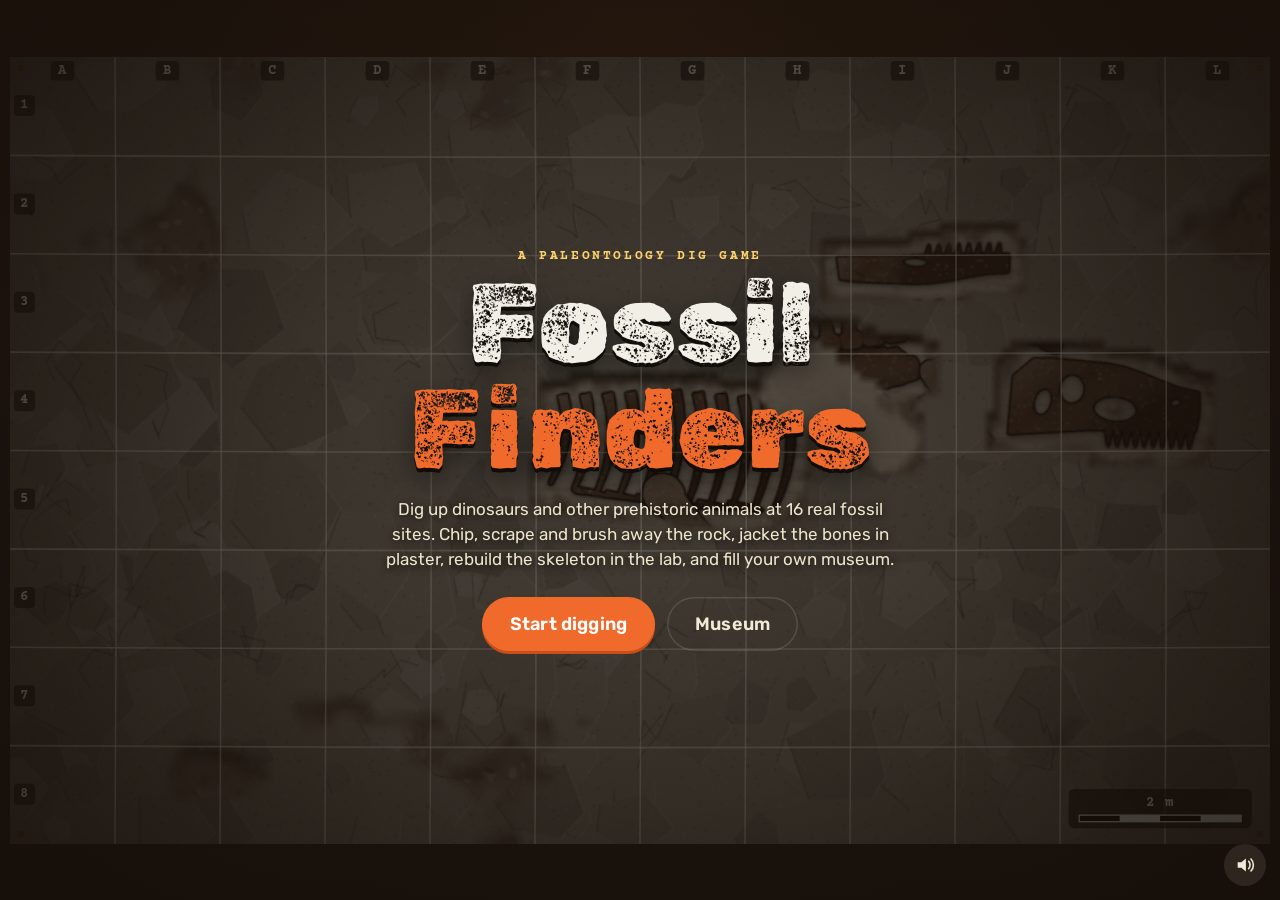
<file: fossil-dig/index.html>
<!doctype html>
<html lang="en">
<head>
<meta charset="utf-8">
<meta name="viewport" content="width=device-width, initial-scale=1, viewport-fit=cover">
<title>Fossil Finders</title>
<link rel="preconnect" href="https://fonts.googleapis.com">
<link rel="preconnect" href="https://fonts.gstatic.com" crossorigin>
<link href="https://fonts.googleapis.com/css2?family=Courier+Prime:wght@400;700&family=Rubik+Dirt&family=Rubik:wght@400;500;600;700;800&display=swap" rel="stylesheet">
<link rel="stylesheet" href="css/style.css">
</head>
<body>
<div id="app">
  <!-- Title -->
  <section class="screen" id="screen-title" hidden>
    <div class="title-card">
      <div class="title-eyebrow">A paleontology dig game</div>
      <h1 class="logo">Fossil <span>Finders</span></h1>
      <p class="title-lede">Dig up dinosaurs and other prehistoric animals at 16 real fossil sites. Chip, scrape and brush away the rock, jacket the bones in plaster, rebuild the skeleton in the lab, and fill your own museum.</p>
      <div class="title-actions" id="title-actions"></div>
    </div>
  </section>

  <!-- Expedition map -->
  <section class="screen paper" id="screen-map" hidden>
    <header class="bar">
      <button class="icon-btn" id="map-back" type="button" aria-label="Back to title"></button>
      <div class="bar-title"><h2>Field expeditions</h2><div class="bar-sub" id="map-count"></div></div>
      <button class="btn ghost" id="btn-museum-map" type="button">Museum</button>
    </header>
    <div class="scroll" id="map-body"></div>
  </section>

  <!-- Museum -->
  <section class="screen museum" id="screen-museum" hidden>
    <header class="bar">
      <button class="icon-btn" id="museum-back" type="button" aria-label="Back"></button>
      <div class="bar-title"><h2>Your museum</h2><div class="bar-sub" id="museum-count"></div></div>
      <span></span>
    </header>
    <div class="scroll" id="museum-body"></div>
  </section>

  <!-- Dig HUD -->
  <header class="hud" id="hud-dig" hidden>
    <button class="icon-btn" id="dig-back" type="button" aria-label="Leave dig"></button>
    <div class="hud-title"><div id="dig-title"></div><div class="hud-sub" id="dig-sub"></div></div>
    <div class="stats">
      <div class="stat"><span>Bones jacketed</span><b id="st-bones">0</b><i class="meter"><i id="st-bar"></i></i></div>
      <div class="stat"><span>Condition</span><b id="st-cond">100%</b></div>
      <div class="stat"><span>Finds</span><b id="st-finds">0</b></div>
    </div>
  </header>

  <!-- Lab HUD -->
  <header class="hud" id="hud-lab" hidden>
    <button class="icon-btn" id="lab-back" type="button" aria-label="Leave lab"></button>
    <div class="hud-title"><div id="lab-title"></div><div class="hud-sub" id="lab-tip"></div></div>
    <div class="lab-actions" id="lab-actions"></div>
  </header>

  <main id="stage-wrap" hidden><canvas id="stage" width="960" height="600"></canvas><p class="rotate-hint">Turn your phone sideways for a bigger dig site.</p></main>

  <footer class="toolbar" id="toolbar">
    <div class="tools">
      <button class="tool" data-tool="pick" type="button"><span class="tool-name">Rock pick</span><kbd>1</kbd></button>
      <button class="tool" data-tool="trowel" type="button"><span class="tool-name">Trowel</span><kbd>2</kbd></button>
      <button class="tool" data-tool="brush" type="button"><span class="tool-name">Brush</span><kbd>3</kbd></button>
    </div>
    <p class="tip" id="dig-tip"></p>
    <div class="tool-actions">
      <button class="btn ghost" id="btn-hint" type="button">Hint</button>
      <button class="btn primary" id="btn-finish" type="button" disabled>Finish dig</button>
    </div>
  </footer>

  <button class="icon-btn sound" id="btn-sound" type="button" aria-label="Sound"></button>
  <div class="toasts" id="toasts" aria-live="polite"></div>
  <div class="loading" id="loading"><div class="spinner"></div><span>Preparing the dig site</span></div>
</div>

<script src="../wildlife-explorer/js/util.js"></script>
<script src="../wildlife-explorer/js/data/animals.js"></script>
<script src="../wildlife-explorer/js/data/habitats.js"></script>
<script src="../wildlife-explorer/js/data/prehistoric.js"></script>
<script src="../wildlife-explorer/js/art/sprites.js"></script>
<script src="../wildlife-explorer/js/art/dinos.js"></script>
<script src="../wildlife-explorer/js/art/worldmap.js"></script>
<script src="js/skeletons.js"></script>
<script src="js/digdata.js"></script>
<script src="js/sfx.js"></script>
<script src="js/dig.js"></script>
<script src="js/lab.js"></script>
<script src="js/app.js"></script>
</body>
</html>
</file>
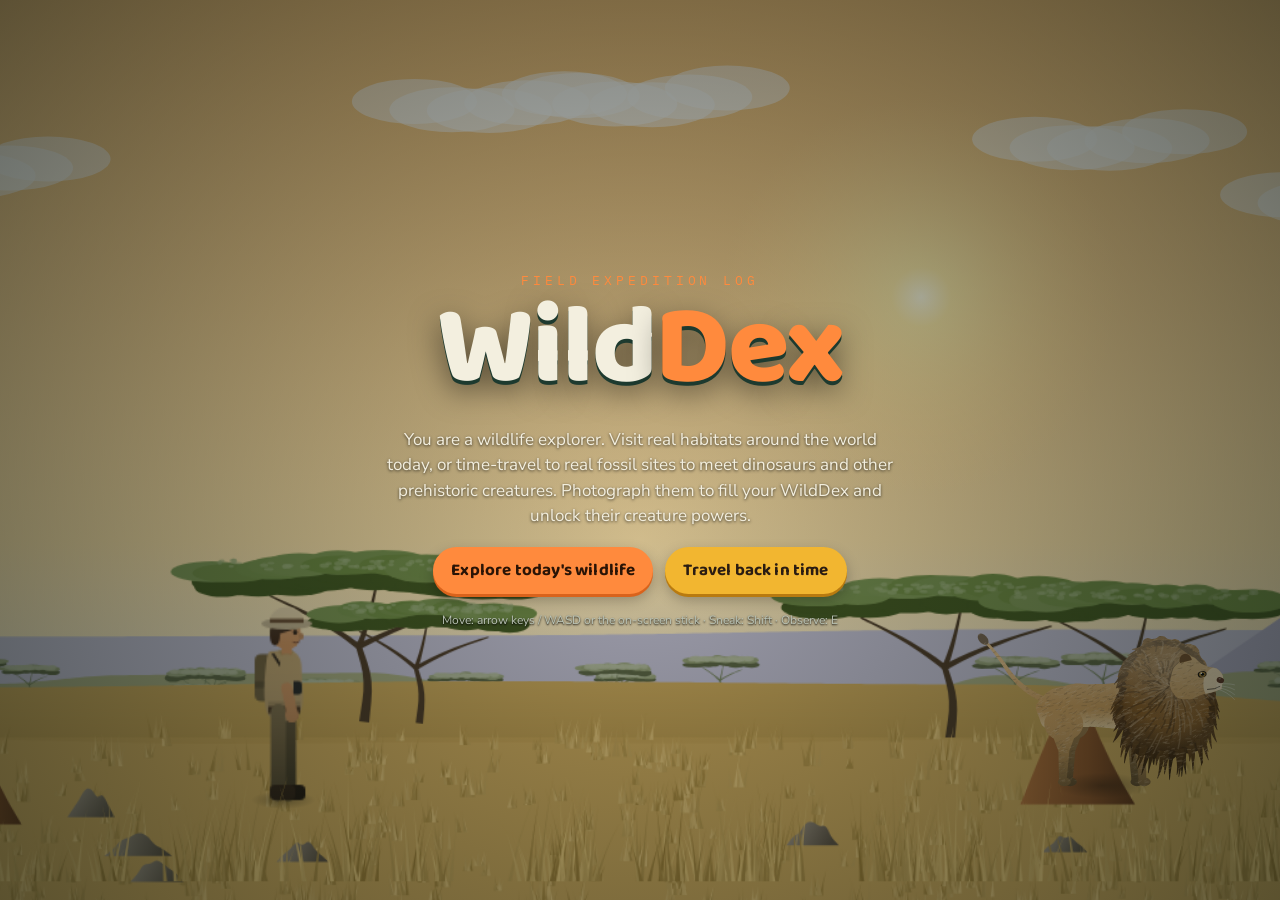
<file: wildlife-explorer/index.html>
<!doctype html>
<html lang="en">
<head>
<meta charset="utf-8">
<meta name="viewport" content="width=device-width, initial-scale=1, viewport-fit=cover, user-scalable=no">
<title>WildDex Explorer</title>
<meta name="claude:viewport-fit-sides" content="cover">
<link rel="preconnect" href="https://fonts.googleapis.com">
<link rel="preconnect" href="https://fonts.gstatic.com" crossorigin>
<link rel="stylesheet" href="https://fonts.googleapis.com/css2?family=Baloo+2:wght@500;700;800&family=Nunito+Sans:ital,wght@0,400;0,600;0,800;1,400&family=IBM+Plex+Mono:wght@500&display=swap">
<link rel="stylesheet" href="css/style.css">
</head>
<body>
<div id="app">
  <canvas id="game" aria-label="Game world"></canvas>
  <div id="ui"></div>
</div>
<script src="js/util.js"></script>
<script src="js/data/animals.js"></script>
<script src="js/data/habitats.js"></script>
<script src="js/data/prehistoric.js"></script>
<script src="js/art/sprites.js"></script>
<script src="js/art/dinos.js"></script>
<script src="js/art/backgrounds.js"></script>
<script src="js/art/prehistoric-scenes.js"></script>
<script src="js/art/icons.js"></script>
<script src="js/art/worldmap.js"></script>
<script src="js/game/state.js"></script>
<script src="js/game/audio.js"></script>
<script src="js/game/input.js"></script>
<script src="js/game/explore.js"></script>
<script src="js/game/observe.js"></script>
<script src="js/game/arena.js"></script>
<script src="js/game/journal.js"></script>
<script src="js/game/ui.js"></script>
<script src="js/main.js"></script>
</body>
</html>
</file>
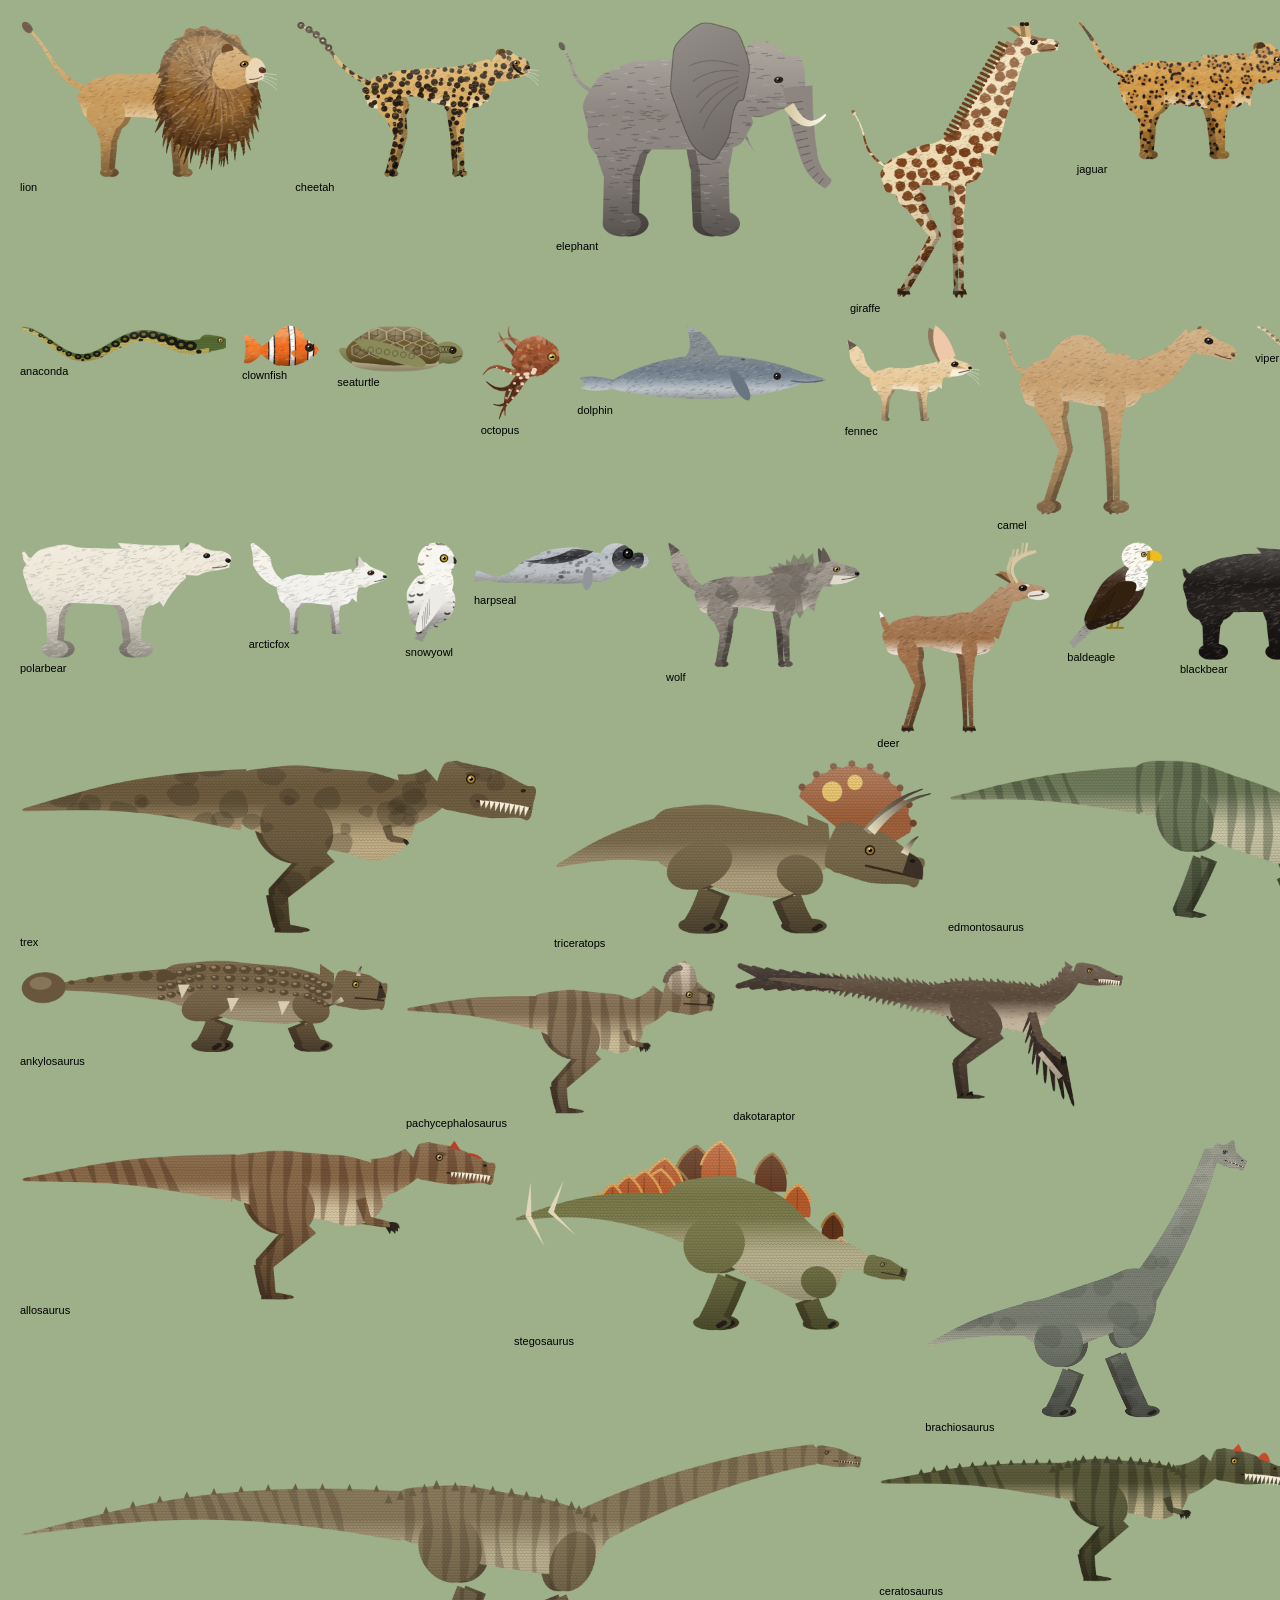
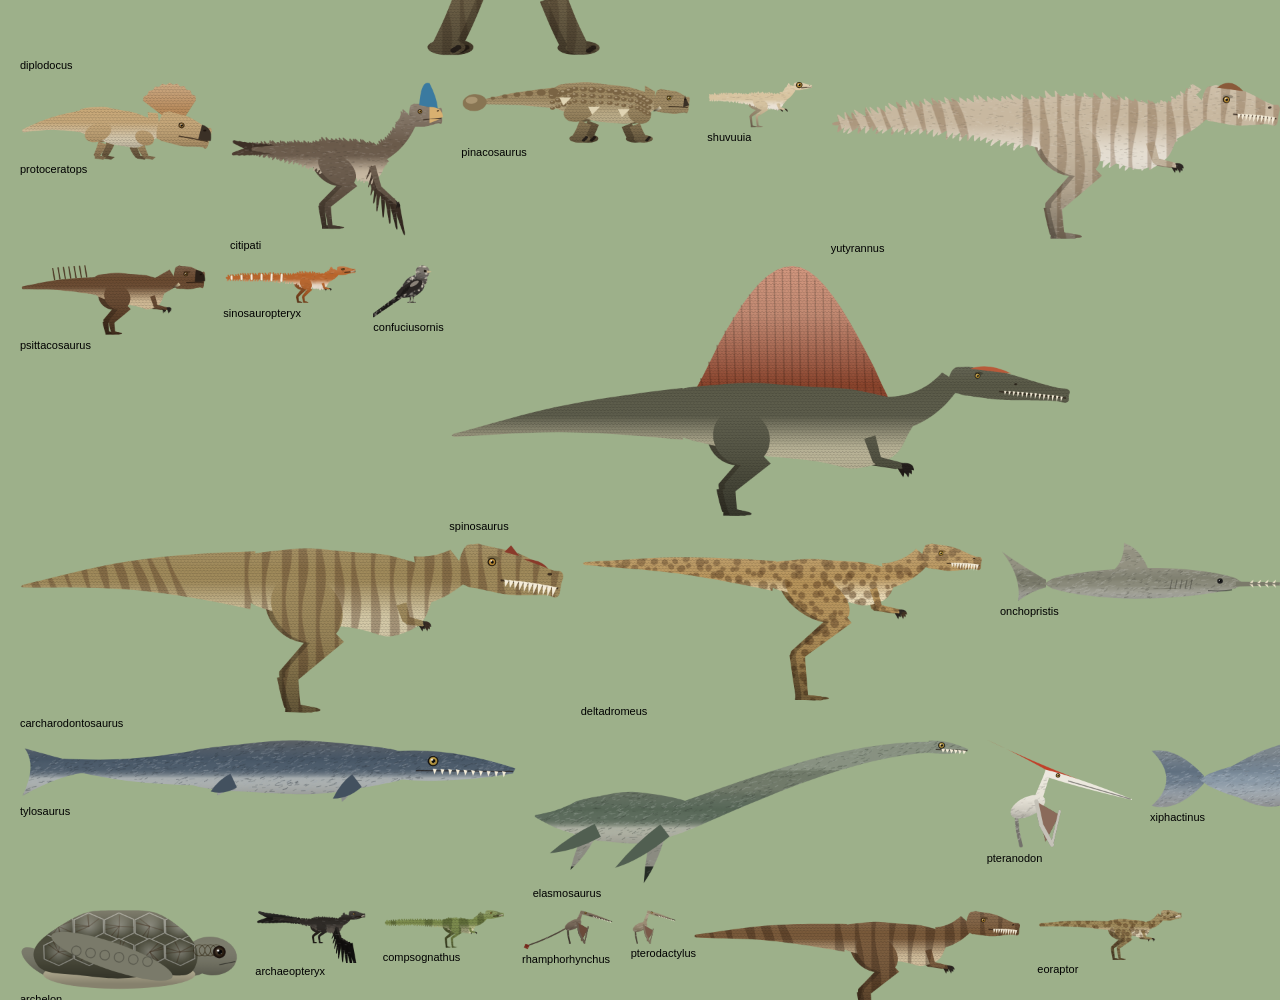
<file: wildlife-explorer/sprite-gallery.html>
<!doctype html><html lang="en"><head><meta charset="utf-8"><title>WildDex Sprite Gallery</title><style>body{margin:0;background:#9db08a;font-family:sans-serif}canvas{display:block}</style></head>
<body><canvas id="c" width="1600" height="2600"></canvas>
<script src="js/util.js"></script><script src="js/data/animals.js"></script><script src="js/art/sprites.js"></script><script src="js/art/dinos.js"></script><script src="js/data/habitats.js"></script><script src="js/data/prehistoric.js"></script>
<script>
const ctx=document.getElementById('c').getContext('2d');
const S=WE.Sprites; const w=(location.hash.split('-')[1]||'all'); const list=[...WE.ANIMALS.filter(a=>w==='all'||a.world===w).map(a=>a.art), ...Object.values(WE.EXTRAS).filter(e=>e.art&&(w==='all'||(e.world||'modern')===w)).map(e=>e.art)];
let x=20,y=20,rowH=0; const mode=(location.hash.slice(1).split('-')[0])||'idle';
const errs=[];
for(const a of list){ try{
  const f=S.frame(a, (a.kind==='bird'||a.kind==='ptero')&&mode==='walk'?'fly':mode, 3, 1.5); const sc=f.h>420?420/f.h:1;
  const w2=f.w/1.5*sc, h=f.h/1.5*sc;
  if(x+w2>1580){x=20;y+=rowH+24;rowH=0;}
  ctx.drawImage(f.canvas,x,y,w2,h); ctx.fillStyle='#000';ctx.font='11px sans-serif';ctx.fillText(a.id,x,y+h+12);
  x+=w2+16; rowH=Math.max(rowH,h);
 }catch(e){errs.push(a.id+': '+e.message+' '+e.stack.split('\n')[1]);}}
document.title=errs.length?('ERR '+errs.join(' | ')):'ok';
</script></body></html>
</file>
<file: fossil-dig/css/style.css>
/* Fossil Finders: field-camp look. Kraft paper, survey-flag orange, plaster white. */
:root {
  color-scheme: dark;
  --bg: #1f1812;
  --bg-2: #2b2118;
  --ink: #2b2118;
  --ink-soft: #5a4a3a;
  --paper: #efe4cc;
  --paper-2: #e2d3b2;
  --kraft: #c8a46e;
  --sand: #d9b382;
  --plaster: #f2efe6;
  --flag: #f06a2c;
  --flag-dark: #c94e18;
  --moss: #3a8a5a;
  --gold: #ffd36b;
  --danger: #d9462b;
  --text: #f2ead8;
  --text-dim: #c4b49a;
  --line: rgba(242, 234, 216, 0.14);
  --radius: 14px;
  --shadow: 0 10px 30px rgba(0, 0, 0, 0.35);
}
* { box-sizing: border-box; }
html, body { margin: 0; height: 100%; }
body {
  background: var(--bg);
  color: var(--text);
  font: 15px/1.45 Rubik, system-ui, sans-serif;
  overflow: hidden;
  -webkit-tap-highlight-color: transparent;
}
[hidden] { display: none !important; }
button { font: inherit; color: inherit; }
h1, h2, h3 { margin: 0; line-height: 1.15; }

#app {
  position: fixed; inset: 0;
  display: flex; flex-direction: column;
  padding: env(safe-area-inset-top, 0px) env(safe-area-inset-right, 0px) env(safe-area-inset-bottom, 0px) env(safe-area-inset-left, 0px);
  background:
    radial-gradient(ellipse at 50% 0%, rgba(240, 106, 44, 0.08), transparent 60%),
    linear-gradient(180deg, #261d15, var(--bg));
}

/* ---------- buttons ---------- */
.btn {
  border: 0; border-radius: 999px; padding: 10px 18px; cursor: pointer;
  font-weight: 600; letter-spacing: 0.01em;
  background: rgba(242, 234, 216, 0.1); color: var(--text);
  box-shadow: inset 0 0 0 1.5px var(--line);
  transition: transform .12s ease, background .15s ease, box-shadow .15s ease;
  white-space: nowrap;
}
.btn:hover:not(:disabled) { background: rgba(242, 234, 216, 0.18); }
.btn:active:not(:disabled) { transform: translateY(1px) scale(0.98); }
.btn:disabled { opacity: 0.5; cursor: not-allowed; }
.btn.primary { background: var(--flag); color: #fff; box-shadow: 0 3px 0 var(--flag-dark); }
.btn.primary:hover:not(:disabled) { background: #ff7a3a; }
.btn.ghost { background: transparent; }
.btn.big { padding: 14px 28px; font-size: 18px; }
.btn.pulse { animation: pulse 1.4s ease-in-out infinite; }
@keyframes pulse { 0%, 100% { box-shadow: 0 3px 0 var(--flag-dark), 0 0 0 0 rgba(240, 106, 44, 0.6); } 50% { box-shadow: 0 3px 0 var(--flag-dark), 0 0 0 10px rgba(240, 106, 44, 0); } }
.btn:focus-visible, .tool:focus-visible, .icon-btn:focus-visible, .dig-card:focus-visible, .exhibit:focus-visible { outline: 3px solid var(--gold); outline-offset: 2px; }

.icon-btn {
  width: 42px; height: 42px; border-radius: 50%; border: 0; cursor: pointer; flex: none;
  background: rgba(242, 234, 216, 0.1); color: var(--text);
  display: grid; place-items: center;
}
.icon-btn:hover { background: rgba(242, 234, 216, 0.2); }
.ico { display: inline-grid; place-items: center; width: 22px; height: 22px; }
.ico svg { width: 100%; height: 100%; }
.icon-btn .ico { width: 22px; height: 22px; }
.icon-btn.sound { position: fixed; right: calc(14px + env(safe-area-inset-right, 0px)); bottom: calc(14px + env(safe-area-inset-bottom, 0px)); z-index: 30; }
body:has(#toolbar:not([hidden])) .icon-btn.sound { bottom: auto; top: 70px; }

/* ---------- stage ---------- */
#stage-wrap {
  flex: 1; min-height: 0; display: grid; place-items: center; padding: 8px;
}
#stage {
  display: block; border-radius: 10px; touch-action: none; cursor: none;
  box-shadow: 0 0 0 6px #3a2c20, 0 0 0 8px #120c08, var(--shadow);
  background: #6a5a48;
}
#stage-wrap.dim #stage { cursor: default; filter: saturate(0.9) brightness(0.62); box-shadow: none; border-radius: 0; }

/* ---------- title ---------- */
#screen-title {
  position: absolute; inset: 0; z-index: 5; display: grid; place-items: center; padding: 20px;
  background: radial-gradient(ellipse at center, rgba(20, 12, 6, 0.25), rgba(20, 12, 6, 0.75));
}
#app:has(#screen-title:not([hidden])) #stage-wrap { position: absolute; inset: 0; padding: 0; }
.title-card { max-width: 640px; text-align: center; }
.title-eyebrow { font: 700 13px "Courier Prime", monospace; letter-spacing: 0.2em; text-transform: uppercase; color: var(--gold); }
.logo {
  font-family: "Rubik Dirt", Rubik, sans-serif; font-weight: 400;
  font-size: clamp(54px, 13vw, 112px); line-height: 0.95; margin: 8px 0 14px;
  color: var(--plaster); text-shadow: 0 4px 0 #120c08, 0 10px 30px rgba(0, 0, 0, 0.6);
}
.logo span { color: var(--flag); display: block; }
.title-lede { font-size: 17px; color: #efe4cc; margin: 0 auto 26px; max-width: 520px; text-shadow: 0 2px 8px rgba(0, 0, 0, 0.8); }
.title-actions { display: flex; gap: 12px; justify-content: center; flex-wrap: wrap; }

/* ---------- paper screens ---------- */
.screen.paper, .screen.museum { position: absolute; inset: 0; z-index: 6; display: flex; flex-direction: column; }
.screen.paper { background: var(--paper); color: var(--ink); }
.screen.paper .icon-btn, .screen.paper .btn.ghost { color: var(--ink); background: rgba(43, 33, 24, 0.08); box-shadow: inset 0 0 0 1.5px rgba(43, 33, 24, 0.18); }
.screen.museum { background: linear-gradient(180deg, #2a2420, #1c1713); }
.bar { display: flex; align-items: center; gap: 14px; padding: 12px 18px; border-bottom: 1px solid rgba(43, 33, 24, 0.14); }
.screen.museum .bar { border-color: var(--line); }
.bar-title { flex: 1; min-width: 0; }
.bar-title h2 { font-size: 22px; font-weight: 800; }
.bar-sub { font: 13px "Courier Prime", monospace; opacity: 0.75; }
.scroll { flex: 1; overflow-y: auto; padding: 18px; -webkit-overflow-scrolling: touch; }
.scroll > * { max-width: 1100px; margin-left: auto; margin-right: auto; }

.map-frame { border-radius: 10px; overflow: hidden; box-shadow: 0 0 0 1.5px rgba(43, 33, 24, 0.25), 0 6px 18px rgba(43, 33, 24, 0.2); margin-bottom: 18px; }
.world-map { display: block; width: 100%; height: auto; }
.dig-grid { display: grid; grid-template-columns: repeat(auto-fill, minmax(200px, 1fr)); gap: 12px; }
.dig-card {
  text-align: left; border: 0; cursor: pointer; padding: 14px; border-radius: var(--radius);
  background: #fbf5e6; color: var(--ink);
  box-shadow: 0 0 0 1.5px rgba(43, 33, 24, 0.14), 0 3px 0 rgba(43, 33, 24, 0.12);
  display: flex; flex-direction: column; gap: 2px; position: relative;
  transition: transform .12s ease, box-shadow .12s ease;
}
.dig-card:hover:not(:disabled) { transform: translateY(-2px); box-shadow: 0 0 0 2px var(--flag), 0 6px 0 rgba(43, 33, 24, 0.12); }
.dig-card.done { background: #eef4e8; }
.dig-card.locked { opacity: 0.55; cursor: not-allowed; background: var(--paper-2); }
.dig-num { font: 700 12px "Courier Prime", monospace; color: var(--flag-dark); letter-spacing: 0.1em; text-transform: uppercase; }
.dig-card.done .dig-num { color: var(--moss); }
.dig-name { font-size: 18px; font-weight: 800; }
.dig-site { font-weight: 600; font-size: 14px; }
.dig-meta, .dig-age { font-size: 13px; color: var(--ink-soft); }
.dig-age { font-family: "Courier Prime", monospace; }
.dig-go { margin-top: 6px; font-weight: 700; color: var(--flag-dark); font-size: 13px; }
.lockico { margin-top: 6px; width: 18px; height: 18px; color: var(--ink-soft); }
.stars { display: inline-flex; gap: 2px; margin-top: 6px; }
.stars .ico { width: 18px; height: 18px; }
.stars .on svg { fill: #f2a81d; stroke: #8a5a10; stroke-width: 1; }
.stars .off svg { fill: rgba(128, 110, 90, 0.25); }

/* ---------- museum ---------- */
.exhibit-grid { display: grid; grid-template-columns: repeat(auto-fill, minmax(230px, 1fr)); gap: 14px; }
.exhibit {
  border: 0; cursor: pointer; padding: 12px; border-radius: var(--radius); text-align: center; color: var(--text);
  background: radial-gradient(ellipse at 50% 30%, rgba(255, 236, 190, 0.14), transparent 70%), #2e2620;
  box-shadow: inset 0 0 0 1px var(--line), 0 4px 0 #120c08;
}
.exhibit canvas { width: 100%; height: auto; display: block; }
.exhibit:hover:not(:disabled) { box-shadow: inset 0 0 0 2px var(--gold), 0 4px 0 #120c08; }
.exhibit.empty { cursor: default; opacity: 0.6; }
.empty-plinth { height: 130px; display: grid; place-items: center; font: 800 48px Rubik; color: rgba(242, 234, 216, 0.18); border: 2px dashed rgba(242, 234, 216, 0.15); border-radius: 10px; margin-bottom: 4px; }
.empty-plinth.small { height: 76px; font-size: 30px; }
.ex-name { font-weight: 700; margin-top: 6px; }
.ex-meta { font-size: 12px; color: var(--text-dim); font-family: "Courier Prime", monospace; }
.section { margin: 28px auto 12px; font-size: 18px; }
.cabinet { display: grid; grid-template-columns: repeat(auto-fill, minmax(120px, 1fr)); gap: 10px; }
.cab-item { border: 0; border-radius: 12px; padding: 10px; background: #3a2e24; color: var(--text); cursor: pointer; box-shadow: inset 0 0 0 1px var(--line); }
.cab-item.empty { cursor: default; opacity: 0.55; }
.bonus-thumb { display: block; margin: 0 auto; max-width: 100%; }

/* ---------- HUD ---------- */
.hud {
  display: flex; align-items: center; gap: 14px; padding: 10px 14px;
  background: rgba(20, 14, 9, 0.75); border-bottom: 1px solid var(--line); z-index: 4;
}
.hud-title { flex: 1; min-width: 0; font-weight: 700; font-size: 16px; }
.hud-title > div:first-child { overflow: hidden; text-overflow: ellipsis; white-space: nowrap; }
.hud-sub { font: 400 13px "Courier Prime", monospace; color: var(--text-dim); }
.stats { display: flex; gap: 8px; }
.stat { background: rgba(242, 234, 216, 0.07); border-radius: 10px; padding: 5px 12px; min-width: 84px; position: relative; }
.stat span { display: block; font-size: 10px; text-transform: uppercase; letter-spacing: 0.08em; color: var(--text-dim); }
.stat b { font-size: 17px; font-family: "Courier Prime", monospace; }
.stat.bad b { color: #ff8a6a; }
.meter { position: absolute; left: 10px; right: 10px; bottom: 4px; height: 3px; background: rgba(242, 234, 216, 0.12); border-radius: 2px; overflow: hidden; display: block; }
.meter i { display: block; height: 100%; width: 0; background: var(--gold); transition: width .3s ease; }
.lab-actions { display: flex; gap: 8px; align-items: center; flex-wrap: wrap; justify-content: flex-end; }
.lab-note { font-size: 13px; color: var(--text-dim); }
.seg { display: inline-flex; background: rgba(242, 234, 216, 0.08); border-radius: 999px; padding: 3px; }
.seg .btn { box-shadow: none; padding: 7px 14px; background: transparent; }
.seg .btn.on { background: var(--plaster); color: var(--ink); }

.toolbar {
  display: flex; align-items: center; gap: 14px; padding: 10px 14px calc(10px + env(safe-area-inset-bottom));
  background: rgba(20, 14, 9, 0.8); border-top: 1px solid var(--line);
}
.tools { display: flex; gap: 8px; }
.tool {
  border: 0; cursor: pointer; border-radius: 12px; padding: 6px 12px 6px 8px;
  background: rgba(242, 234, 216, 0.08); display: flex; align-items: center; gap: 8px;
  box-shadow: inset 0 0 0 1.5px transparent; position: relative;
}
.tool .ico { width: 34px; height: 34px; }
.tool-name { font-weight: 600; }
.tool kbd { font: 11px "Courier Prime", monospace; opacity: 0.55; border: 1px solid var(--line); border-radius: 4px; padding: 0 4px; }
.tool.on { background: var(--plaster); color: var(--ink); box-shadow: inset 0 0 0 2px var(--flag); }
.tool.coach::after { content: ""; position: absolute; inset: -4px; border-radius: 15px; border: 2px solid var(--gold); animation: coach 1s ease-in-out infinite; pointer-events: none; }
@keyframes coach { 50% { opacity: 0.2; transform: scale(1.05); } }
.tip { flex: 1; margin: 0; font-size: 14px; color: var(--text-dim); min-width: 0; }
.tool-actions { display: flex; gap: 8px; }

/* ---------- toasts, modal, loading ---------- */
.toasts { position: fixed; left: 50%; top: 74px; transform: translateX(-50%); z-index: 40; display: flex; flex-direction: column; gap: 6px; align-items: center; pointer-events: none; width: min(92vw, 520px); }
.toast {
  background: rgba(20, 14, 9, 0.92); color: var(--text); border-radius: 12px; padding: 8px 14px; font-size: 14px; font-weight: 500;
  box-shadow: var(--shadow), inset 3px 0 0 var(--kraft); animation: tin .25s ease; transition: opacity .4s, transform .4s; text-align: center;
}
.toast.good { box-shadow: var(--shadow), inset 3px 0 0 #5fc48a; }
.toast.bad { box-shadow: var(--shadow), inset 3px 0 0 var(--danger); }
.toast.warn { box-shadow: var(--shadow), inset 3px 0 0 var(--flag); }
.toast.gold { box-shadow: var(--shadow), inset 3px 0 0 var(--gold); }
.toast.info { box-shadow: var(--shadow), inset 3px 0 0 #7ab0d8; }
.toast.out { opacity: 0; transform: translateY(-6px); }
@keyframes tin { from { opacity: 0; transform: translateY(-8px); } }

.modal { position: fixed; inset: 0; z-index: 50; background: rgba(10, 6, 3, 0.6); display: grid; place-items: center; padding: 16px; animation: fade .2s ease; }
@keyframes fade { from { opacity: 0; } }
.modal-box {
  background: var(--paper); color: var(--ink); border-radius: 18px; padding: 22px; width: min(620px, 100%);
  max-height: calc(100vh - 32px); overflow-y: auto; box-shadow: var(--shadow); animation: pop .25s ease;
}
.modal-box.small { width: min(460px, 100%); }
.modal-box.report { width: min(720px, 100%); }
@keyframes pop { from { transform: scale(0.96); opacity: 0; } }
.modal-box h2 { font-size: 26px; font-weight: 800; margin: 2px 0 6px; }
.modal-box p { margin: 8px 0; }
.modal-box .btn.ghost { color: var(--ink); box-shadow: inset 0 0 0 1.5px rgba(43, 33, 24, 0.25); }
.modal-box .btn.ghost:hover { background: rgba(43, 33, 24, 0.07); }
.eyebrow { font: 700 12px "Courier Prime", monospace; letter-spacing: 0.14em; text-transform: uppercase; color: var(--flag-dark); }
.meta { color: var(--ink-soft); font-size: 14px; }
.sci { font-style: italic; color: var(--ink-soft); margin-top: -4px !important; }
.note { background: #f9f1de; border-left: 4px solid var(--kraft); padding: 10px 12px; border-radius: 6px; font-size: 14px; margin: 10px 0; }
.steps { list-style: none; padding: 0; margin: 12px 0; display: grid; gap: 8px; }
.steps li { display: flex; gap: 10px; align-items: center; font-size: 14px; }
.steps .ico { width: 32px; height: 32px; flex: none; }
.row { display: flex; gap: 10px; justify-content: flex-end; flex-wrap: wrap; margin-top: 16px; }
.choices { display: grid; gap: 8px; margin-top: 12px; }
.btn.choice { background: #fbf5e6; color: var(--ink); box-shadow: inset 0 0 0 1.5px rgba(43, 33, 24, 0.2); border-radius: 12px; padding: 12px 16px; text-align: left; font-size: 16px; }
.btn.choice:hover:not(:disabled) { box-shadow: inset 0 0 0 2px var(--flag); }
.btn.choice:disabled { opacity: 0.7; cursor: default; }
.btn.choice.right { background: #d8efd9; box-shadow: inset 0 0 0 2px var(--moss); opacity: 1; }
.btn.choice.wrong { background: #f6d6cc; box-shadow: inset 0 0 0 2px var(--danger); opacity: 1; }
p.good { color: #2a7a4a; font-weight: 700; }
p.bad { color: #b0381e; font-weight: 700; }
.score { display: flex; gap: 16px; align-items: center; background: #f9f1de; border-radius: 12px; padding: 10px 14px; margin: 10px 0; flex-wrap: wrap; }
.score .stars .ico { width: 30px; height: 30px; }
.score ul { margin: 0; padding: 0; list-style: none; font-size: 14px; }
.score li::before { content: "○ "; color: var(--ink-soft); }
.score li.ok::before { content: "● "; color: var(--moss); }
.facts-grid { display: grid; grid-template-columns: repeat(auto-fill, minmax(170px, 1fr)); gap: 8px; margin: 12px 0; }
.facts-grid > div { background: #f9f1de; border-radius: 10px; padding: 7px 10px; font-size: 14px; font-weight: 600; }
.facts-grid span { display: block; font: 400 11px "Courier Prime", monospace; text-transform: uppercase; letter-spacing: 0.08em; color: var(--ink-soft); }
.blurb { font-size: 15px; }
.facts { padding-left: 20px; font-size: 14px; }
.facts li { margin: 4px 0; }
.unlock { background: #fde2d2; border-radius: 10px; padding: 10px 12px; font-weight: 700; color: var(--flag-dark); }
.exhibit-view { background: radial-gradient(ellipse at 50% 30%, #4a3e34, #241c16); border-radius: 12px; margin: 10px 0; }
.exhibit-view canvas { display: block; width: 100%; height: auto; }
.modal-box .seg { background: rgba(43, 33, 24, 0.08); }
.modal-box .seg .btn.on { background: var(--ink); color: var(--paper); }

.loading { position: fixed; inset: 0; z-index: 60; display: grid; place-content: center; justify-items: center; gap: 14px; background: rgba(20, 14, 9, 0.85); font: 700 15px "Courier Prime", monospace; letter-spacing: 0.08em; }
.spinner { width: 42px; height: 42px; border-radius: 50%; border: 4px solid rgba(242, 234, 216, 0.2); border-top-color: var(--flag); animation: spin 0.8s linear infinite; }
@keyframes spin { to { transform: rotate(360deg); } }

.rotate-hint { display: none; margin: 10px 0 0; font-size: 13px; color: var(--text-dim); text-align: center; }
@media (orientation: portrait) and (max-width: 700px) {
  #stage-wrap { align-content: center; }
  body:has(#hud-dig:not([hidden])) .rotate-hint, body:has(#hud-lab:not([hidden])) .rotate-hint { display: block; }
}
/* Short landscape phones: slimmer bars so the pit stays big */
@media (max-height: 500px) and (orientation: landscape) {
  .hud { padding: 4px 10px; }
  .hud-sub, .stat span { display: none; }
  .tip { display: none; }
  .toasts { top: 54px; }
  #app:has(#toolbar:not([hidden])) { padding-left: calc(104px + env(safe-area-inset-left, 0px)); }
  .toolbar {
    position: fixed; left: 0; top: 0; bottom: 0; width: calc(104px + env(safe-area-inset-left, 0px)); z-index: 5;
    flex-direction: column; justify-content: center; gap: 8px;
    padding: 8px 8px 8px calc(8px + env(safe-area-inset-left, 0px));
    border-top: 0; border-right: 1px solid var(--line);
  }
  .tools { flex-direction: column; gap: 6px; flex: none; }
  .tool { flex-direction: column; gap: 0; padding: 4px; }
  .tool .ico { width: 26px; height: 26px; }
  .tool-name { font-size: 12px; }
  .tool kbd { display: none; }
  .tool-actions { flex-direction: column; gap: 6px; }
  .tool-actions .btn { padding: 6px 8px; font-size: 12px; white-space: normal; }
}

/* ---------- small screens ---------- */
@media (max-width: 760px) and (orientation: portrait), (max-width: 760px) and (min-height: 501px) {
  .hud { flex-wrap: wrap; gap: 8px; padding: 8px 10px; }
  .hud-title { font-size: 14px; flex-basis: calc(100% - 60px); }
  .stats { width: 100%; }
  .stat { flex: 1; min-width: 0; padding: 4px 8px; }
  .stat b { font-size: 15px; }
  .lab-actions { width: 100%; justify-content: flex-start; }
  .toolbar { flex-wrap: wrap; gap: 8px; padding: 8px 10px calc(8px + env(safe-area-inset-bottom)); }
  .tools { flex: 1; }
  .tool { flex: 1; flex-direction: column; gap: 0; padding: 6px 4px; }
  .tool .ico { width: 30px; height: 30px; }
  .tool-name { font-size: 12px; }
  .tool kbd { display: none; }
  .tip { order: 3; flex-basis: 100%; font-size: 13px; }
  .tool-actions { flex-direction: column; }
  .tool-actions .btn { padding: 8px 12px; font-size: 13px; }
  #stage-wrap { padding: 4px; }
  .bar h2 { font-size: 18px; }
  .scroll { padding: 12px; }
  .dig-grid { grid-template-columns: repeat(auto-fill, minmax(150px, 1fr)); gap: 8px; }
  .dig-card { padding: 10px; }
  .exhibit-grid { grid-template-columns: repeat(auto-fill, minmax(150px, 1fr)); gap: 8px; }
  .exhibit { padding: 8px; }
  .empty-plinth { height: 90px; }
  .dig-name { font-size: 16px; }
  .modal-box { padding: 16px; }
  .modal-box h2 { font-size: 22px; }
  .toasts { top: 120px; }
  body:has(#toolbar:not([hidden])) .icon-btn.sound { display: none; }
}
@media (prefers-reduced-motion: reduce) {
  *, *::before, *::after { animation: none !important; transition: none !important; }
}
</file>
<file: wildlife-explorer/css/style.css>
/* WildDex Explorer — a rugged handheld field device over a painted world.
   Layout: full-bleed game canvas; device-style overlays (HUD chips, WildDex
   handheld, modal cards) float above it with safe-area-aware gutters.
   Single committed look (game), so colours are set explicitly for both host themes. */
:root {
  --device: #1d3a2f;        /* WildDex casing: field green */
  --device-deep: #12261e;
  --screen: #e7e2cc;        /* device screen: khaki field paper */
  --screen-2: #d9d2b6;
  --ink: #1c2a23;
  --ink-soft: #4d5d52;
  --signal: #ff8a3d;        /* tracking-LED orange accent */
  --signal-deep: #d9631c;
  --teal: #2c9c97;
  --glass: rgba(14, 28, 22, 0.72);
  --glass-line: rgba(231, 226, 204, 0.18);
  --on-dark: #f3efdf;
  --on-dark-soft: #b9c2b4;
  --good: #3a9a5a;
  --danger: #d8452f;
  --font-display: "Baloo 2", "Trebuchet MS", system-ui, sans-serif;
  --font-body: "Nunito Sans", "Segoe UI", system-ui, sans-serif;
  --font-mono: "IBM Plex Mono", ui-monospace, "SFMono-Regular", Menlo, monospace;
  --r-lg: 22px;
  --r-md: 14px;
  --gut-l: max(16px, env(safe-area-inset-left, 0px));
  --gut-r: max(16px, env(safe-area-inset-right, 0px));
  color-scheme: dark;
}

html, body { height: 100%; }
body {
  margin: 0;
  background: var(--device-deep);
  color: var(--on-dark);
  font-family: var(--font-body);
  font-size: 15px;
  overflow: hidden;
  -webkit-tap-highlight-color: transparent;
  user-select: none;
  -webkit-user-select: none;
}
#app { position: fixed; inset: 0; overflow: hidden; }
#game { position: absolute; inset: 0; width: 100%; height: 100%; display: block; touch-action: none; }
#ui { position: absolute; inset: 0; pointer-events: none; }
#ui > * { pointer-events: auto; }
#ui > .toasts, #ui > .observe-ui, #ui > .hint-bar { pointer-events: none; }
#ui > .observe-ui .obs-cancel { pointer-events: auto; }
[hidden] { display: none !important; }

button { font: inherit; color: inherit; cursor: pointer; border: 0; background: none; }
button:focus-visible, [tabindex]:focus-visible { outline: 3px solid var(--signal); outline-offset: 2px; }
h1, h2, h3 { font-family: var(--font-display); text-wrap: balance; margin: 0; line-height: 1.05; }

/* ---------- Buttons ---------- */
.btn {
  display: inline-flex; align-items: center; justify-content: center; gap: 8px;
  padding: 10px 18px; border-radius: 999px;
  font-family: var(--font-display); font-weight: 700; font-size: 17px; letter-spacing: 0.01em;
  background: var(--signal); color: #2a1406;
  box-shadow: 0 3px 0 var(--signal-deep), 0 6px 14px rgba(0,0,0,0.25);
  transition: transform 0.08s ease, box-shadow 0.08s ease;
}
.btn:active { transform: translateY(2px); box-shadow: 0 1px 0 var(--signal-deep); }
.btn.secondary { background: var(--screen); color: var(--ink); box-shadow: 0 3px 0 #a9a184, 0 6px 14px rgba(0,0,0,0.2); }
.btn.ghost { background: transparent; color: var(--on-dark); box-shadow: inset 0 0 0 2px var(--glass-line); }
.btn.teal { background: var(--teal); color: #fff; box-shadow: 0 3px 0 #1d6f6b; }
.btn[disabled] { opacity: 0.45; pointer-events: none; }
.btn img { width: 20px; height: 20px; }

.icon-btn {
  width: 48px; height: 48px; border-radius: 16px; display: grid; place-items: center;
  background: var(--glass); box-shadow: inset 0 0 0 1px var(--glass-line); backdrop-filter: blur(6px);
  position: relative;
}
.icon-btn img { width: 26px; height: 26px; }
.icon-btn .dot { position: absolute; top: 6px; right: 6px; width: 10px; height: 10px; border-radius: 50%; background: var(--signal); box-shadow: 0 0 0 2px var(--device-deep); }
.icon-btn .lbl { position: absolute; bottom: -18px; font-size: 11px; font-weight: 800; letter-spacing: 0.06em; text-transform: uppercase; color: var(--on-dark); text-shadow: 0 1px 2px #000; white-space: nowrap; }

/* ---------- Explore HUD ---------- */
.hud-top {
  position: absolute; top: 0; left: 0; right: 0;
  display: flex; align-items: flex-start; justify-content: space-between; gap: 12px;
  padding-top: calc(12px + env(safe-area-inset-top, 0px));
  padding-left: var(--gut-l); padding-right: var(--gut-r);
  pointer-events: none;
}
.hud-top > * { pointer-events: auto; }
.place-chip {
  background: var(--glass); box-shadow: inset 0 0 0 1px var(--glass-line); backdrop-filter: blur(6px);
  border-radius: var(--r-md); padding: 8px 14px 9px; min-width: 0;
}
.place-chip .eyebrow { font-size: 11px; letter-spacing: 0.12em; text-transform: uppercase; color: var(--on-dark-soft); font-weight: 800; }
.place-chip .name { font-family: var(--font-display); font-weight: 800; font-size: 21px; line-height: 1.1; }
.place-chip .meter { display: flex; gap: 4px; margin-top: 5px; }
.place-chip .meter i { width: 22px; height: 6px; border-radius: 3px; background: rgba(255,255,255,0.18); }
.place-chip .meter i.on { background: var(--signal); }
.hud-btns { display: flex; gap: 10px; padding-bottom: 20px; }

.prompt {
  position: absolute; left: 50%; transform: translateX(-50%);
  bottom: calc(26px + env(safe-area-inset-bottom, 0px));
  display: flex; align-items: center; gap: 12px;
  padding: 8px 10px 8px 18px; border-radius: 999px;
  background: var(--glass); box-shadow: inset 0 0 0 1px var(--glass-line); backdrop-filter: blur(6px);
  max-width: calc(100% - 32px);
}
.prompt .txt { font-weight: 800; white-space: nowrap; overflow: hidden; text-overflow: ellipsis; }
.prompt .key { font-family: var(--font-mono); font-size: 12px; padding: 2px 6px; border-radius: 6px; background: rgba(255,255,255,0.14); margin-left: 6px; }

.toasts {
  position: absolute; left: 50%; transform: translateX(-50%);
  top: calc(96px + env(safe-area-inset-top, 0px));
  display: flex; flex-direction: column; gap: 8px; align-items: center; width: min(560px, calc(100% - 32px));
  pointer-events: none;
}
.toast {
  background: var(--screen); color: var(--ink); border-radius: var(--r-md); padding: 10px 16px;
  box-shadow: 0 8px 24px rgba(0,0,0,0.3); font-weight: 600; text-align: center;
  animation: toastIn 0.35s ease-out;
}
.toast b { font-family: var(--font-display); font-size: 17px; }
@keyframes toastIn { from { transform: translateY(-10px); opacity: 0; } to { transform: none; opacity: 1; } }

.hint-bar {
  position: absolute; left: var(--gut-l); bottom: calc(14px + env(safe-area-inset-bottom, 0px));
  font-size: 12px; color: var(--on-dark-soft); text-shadow: 0 1px 2px #000; pointer-events: none;
}
.hint-bar kbd { font-family: var(--font-mono); font-size: 11px; padding: 1px 5px; border-radius: 4px; background: rgba(0,0,0,0.45); color: var(--on-dark); }

/* ---------- Title screen ---------- */
.title-screen {
  position: absolute; inset: 0; display: grid; place-items: center;
  padding-left: var(--gut-l); padding-right: var(--gut-r);
  background: radial-gradient(ellipse at 50% 60%, rgba(10,20,15,0.15), rgba(10,20,15,0.65));
}
.title-card { text-align: center; display: grid; gap: 18px; justify-items: center; max-width: 640px; }
.logo { display: grid; justify-items: center; gap: 2px; }
.logo .eyebrow { font-family: var(--font-mono); font-size: 13px; letter-spacing: 0.3em; color: var(--signal); text-transform: uppercase; }
.logo h1 { font-size: clamp(54px, 11vw, 112px); font-weight: 800; letter-spacing: -0.02em; color: var(--on-dark); text-shadow: 0 4px 0 var(--device), 0 10px 30px rgba(0,0,0,0.5); }
.logo h1 span { color: var(--signal); }
.title-card p { margin: 0; font-size: 17px; line-height: 1.5; color: var(--on-dark); text-shadow: 0 1px 3px rgba(0,0,0,0.7); max-width: 52ch; }
.title-actions { display: flex; gap: 12px; flex-wrap: wrap; justify-content: center; }
.title-foot { font-size: 12px; color: var(--on-dark-soft); text-shadow: 0 1px 2px #000; }

/* ---------- WildDex handheld ---------- */
.dex-wrap {
  position: absolute; inset: 0; display: grid; place-items: center;
  background: rgba(8, 16, 12, 0.55);
  padding-top: calc(10px + env(safe-area-inset-top, 0px)); padding-bottom: calc(10px + env(safe-area-inset-bottom, 0px));
  padding-left: var(--gut-l); padding-right: var(--gut-r);
  animation: fadeIn 0.2s ease-out;
}
@keyframes fadeIn { from { opacity: 0; } to { opacity: 1; } }
.dex {
  width: min(1120px, 100%); height: min(760px, 100%);
  background: linear-gradient(160deg, #2a5242, var(--device) 40%, var(--device-deep));
  border-radius: 30px; padding: 14px;
  box-shadow: 0 30px 60px rgba(0,0,0,0.5), inset 0 2px 0 rgba(255,255,255,0.12), inset 0 -4px 0 rgba(0,0,0,0.3);
  display: grid; grid-template-rows: auto 1fr; gap: 10px; min-height: 0;
  animation: dexIn 0.28s cubic-bezier(.2,1.3,.4,1);
}
@keyframes dexIn { from { transform: scale(0.94) translateY(20px); } to { transform: none; } }
.dex-head { display: flex; align-items: center; gap: 12px; padding: 2px 6px; min-width: 0; }
.dex-led { width: 18px; height: 18px; border-radius: 50%; background: radial-gradient(circle at 35% 35%, #ffd2b0, var(--signal) 45%, var(--signal-deep)); box-shadow: 0 0 12px var(--signal); flex: none; }
.dex-title { font-family: var(--font-display); font-weight: 800; font-size: 24px; color: var(--on-dark); }
.dex-title small { font-family: var(--font-mono); font-size: 12px; font-weight: 500; color: var(--on-dark-soft); margin-left: 8px; letter-spacing: 0.06em; }
.dex-tabs { display: flex; gap: 6px; margin-left: auto; flex-wrap: wrap; }
.dex-tab { padding: 6px 14px; border-radius: 999px; font-weight: 800; font-size: 14px; color: var(--on-dark-soft); box-shadow: inset 0 0 0 1px var(--glass-line); }
.dex-tab[aria-selected="true"] { background: var(--screen); color: var(--ink); box-shadow: none; }
.dex-close { width: 40px; height: 40px; border-radius: 12px; display: grid; place-items: center; background: rgba(0,0,0,0.25); flex: none; }
.dex-close img { width: 20px; height: 20px; }

.dex-screen {
  background: var(--screen); color: var(--ink); border-radius: 18px;
  box-shadow: inset 0 0 0 3px #0e1d17, inset 0 6px 18px rgba(0,0,0,0.25);
  overflow: hidden; min-height: 0; display: flex; flex-direction: column;
}
.dex-body { flex: 1; min-height: 0; overflow: auto; padding: 16px 18px 22px; }

.hab-filter { display: flex; gap: 6px; flex-wrap: wrap; margin-bottom: 14px; }
.hab-pill { display: inline-flex; align-items: center; gap: 6px; padding: 5px 12px; border-radius: 999px; background: var(--screen-2); color: var(--ink); font-weight: 800; font-size: 13px; }
.hab-pill i { width: 10px; height: 10px; border-radius: 50%; }
.hab-pill[aria-pressed="true"] { background: var(--ink); color: var(--screen); }

.hab-group + .hab-group { margin-top: 18px; }
.hab-group h3 { font-size: 19px; display: flex; align-items: baseline; gap: 10px; margin-bottom: 8px; }
.hab-group h3 small { font-family: var(--font-body); font-size: 13px; font-weight: 600; color: var(--ink-soft); }
.dex-grid { display: grid; grid-template-columns: repeat(auto-fill, minmax(150px, 1fr)); gap: 10px; }
.dex-card {
  background: #f3efdd; border-radius: var(--r-md); padding: 8px 8px 10px; text-align: left;
  box-shadow: 0 1px 0 #c9c1a2, 0 2px 0 rgba(0,0,0,0.05);
  display: grid; gap: 4px; position: relative; color: var(--ink);
}
.dex-card:hover { transform: translateY(-2px); box-shadow: 0 4px 12px rgba(0,0,0,0.12); }
.dex-card .art { height: 96px; display: grid; place-items: center; border-radius: 10px; background: radial-gradient(ellipse at 50% 80%, rgba(0,0,0,0.08), transparent 70%); }
.dex-card .art img { max-height: 92px; max-width: 100%; object-fit: contain; }
.dex-card .num { font-family: var(--font-mono); font-size: 11px; color: var(--ink-soft); }
.dex-card .nm { font-family: var(--font-display); font-weight: 700; font-size: 16px; line-height: 1.1; }
.dex-card.locked .nm { color: var(--ink-soft); }
.dex-card .badge { position: absolute; top: 8px; right: 8px; width: 26px; height: 26px; }

/* Entry detail */
.entry { display: grid; grid-template-columns: minmax(0, 1.05fr) minmax(0, 1fr); gap: 18px; }
.entry-hero { display: grid; gap: 10px; align-content: start; min-width: 0; }
.entry-stage {
  border-radius: 16px; overflow: hidden; aspect-ratio: 16 / 10; max-width: 100%;
  background: #1c3a2c; position: relative;
}
.entry-stage canvas { width: 100%; height: 100%; display: block; }
.entry-stage .photo-tag { position: absolute; left: 10px; bottom: 10px; background: rgba(0,0,0,0.55); color: var(--on-dark); font-size: 12px; font-weight: 800; padding: 3px 8px; border-radius: 6px; letter-spacing: 0.05em; }
.stage-toggle { display: flex; gap: 6px; }
.stage-toggle button { padding: 4px 10px; border-radius: 999px; font-size: 12px; font-weight: 800; background: var(--screen-2); }
.stage-toggle button[aria-pressed="true"] { background: var(--ink); color: var(--screen); }
.entry-info { min-width: 0; display: grid; gap: 12px; align-content: start; }
.entry-num { font-family: var(--font-mono); font-size: 13px; color: var(--ink-soft); }
.entry-info h2 { font-size: 34px; font-weight: 800; }
.sci { font-style: italic; color: var(--ink-soft); font-size: 16px; }
.entry-blurb { margin: 0; line-height: 1.55; max-width: 62ch; }
.stats { display: grid; grid-template-columns: repeat(2, minmax(0, 1fr)); gap: 6px 14px; margin: 0; }
.stats > div { display: grid; gap: 0; border-top: 1px solid #cfc7a8; padding-top: 5px; min-width: 0; }
.stats dt { font-size: 11px; letter-spacing: 0.1em; text-transform: uppercase; font-weight: 800; color: var(--ink-soft); }
.stats dd { margin: 0; font-weight: 700; font-variant-numeric: tabular-nums; }
.status-scale { display: flex; gap: 3px; align-items: center; flex-wrap: wrap; }
.status-scale span { font-family: var(--font-mono); font-size: 11px; padding: 2px 5px; border-radius: 4px; background: var(--screen-2); color: var(--ink-soft); }
.status-scale span.on { color: #fff; font-weight: 700; }
.facts { margin: 0; padding-left: 18px; display: grid; gap: 6px; line-height: 1.45; }
.chain { display: flex; flex-wrap: wrap; gap: 6px; align-items: center; font-size: 13px; }
.chain .lab { font-weight: 800; color: var(--ink-soft); font-size: 11px; letter-spacing: 0.1em; text-transform: uppercase; margin-right: 2px; }
.chip { padding: 3px 9px; border-radius: 999px; background: var(--screen-2); font-weight: 700; font-size: 13px; }
button.chip { text-decoration: underline; text-decoration-color: rgba(0,0,0,0.25); }
.power-card {
  display: grid; grid-template-columns: 64px minmax(0, 1fr); gap: 12px; align-items: center;
  background: var(--ink); color: var(--screen); border-radius: var(--r-md); padding: 12px;
}
.power-card img { width: 64px; height: 64px; }
.power-card .pn { font-family: var(--font-display); font-weight: 800; font-size: 19px; }
.power-card .pd { font-size: 14px; line-height: 1.4; }
.power-card .pb { font-size: 13px; color: var(--on-dark-soft); margin-top: 3px; line-height: 1.4; }
.entry-actions { display: flex; gap: 10px; flex-wrap: wrap; }
.back-link { display: inline-flex; align-items: center; gap: 6px; font-weight: 800; color: var(--ink-soft); margin-bottom: 10px; }
.back-link img { width: 14px; height: 14px; }
.locked-note { background: var(--screen-2); border-radius: var(--r-md); padding: 12px 14px; line-height: 1.5; }

/* Map tab */
.map-tab { display: grid; gap: 12px; }
.map-frame { position: relative; border-radius: 14px; overflow: hidden; box-shadow: inset 0 0 0 2px #0e1d17; max-width: 100%; }
.map-frame canvas { width: 100%; display: block; }
.map-pins { position: absolute; inset: 0; }
.map-pin {
  position: absolute; transform: translate(-50%, -34px);
  display: grid; justify-items: center; gap: 2px;
}
.map-pin .pin { width: 26px; height: 26px; border-radius: 50% 50% 50% 0; transform: rotate(-45deg); box-shadow: 0 3px 8px rgba(0,0,0,0.4), inset 0 0 0 3px rgba(255,255,255,0.7); }
.map-pin .tag { font-family: var(--font-display); font-weight: 700; font-size: 13px; background: rgba(12,24,18,0.85); color: var(--on-dark); padding: 1px 8px; border-radius: 6px; white-space: nowrap; margin-top: 6px; }
.map-pin.locked .pin { filter: grayscale(1) brightness(0.7); }
.map-pin.here .pin { animation: pulse 1.4s infinite; }
@keyframes pulse { 0%, 100% { box-shadow: 0 0 0 0 rgba(255,138,61,0.8), inset 0 0 0 3px #fff; } 50% { box-shadow: 0 0 0 10px rgba(255,138,61,0), inset 0 0 0 3px #fff; } }
.map-list { display: grid; grid-template-columns: repeat(auto-fill, minmax(230px, 1fr)); gap: 10px; }
.hab-card { background: #f3efdd; border-radius: var(--r-md); padding: 12px; display: grid; gap: 6px; box-shadow: 0 1px 0 #c9c1a2; text-align: left; color: var(--ink); }
.hab-card h4 { margin: 0; font-family: var(--font-display); font-size: 18px; display: flex; gap: 8px; align-items: center; }
.hab-card h4 i { width: 12px; height: 12px; border-radius: 50%; flex: none; }
.hab-card p { margin: 0; font-size: 13px; line-height: 1.45; color: var(--ink-soft); }
.hab-card .row { display: flex; justify-content: space-between; align-items: center; gap: 8px; font-size: 13px; font-weight: 800; }

/* Powers tab */
.powers-grid { display: grid; grid-template-columns: repeat(auto-fill, minmax(250px, 1fr)); gap: 10px; }
.power-tile { display: grid; grid-template-columns: 52px minmax(0, 1fr); gap: 10px; align-items: center; background: #f3efdd; border-radius: var(--r-md); padding: 10px; box-shadow: 0 1px 0 #c9c1a2; }
.power-tile img { width: 52px; height: 52px; }
.power-tile .pn { font-family: var(--font-display); font-weight: 700; font-size: 16px; }
.power-tile .pd { font-size: 13px; color: var(--ink-soft); line-height: 1.35; }
.power-tile.locked img { filter: grayscale(1) opacity(0.45); }

/* ---------- Modals ---------- */
.modal-wrap {
  position: absolute; inset: 0; display: grid; place-items: center; background: rgba(8,16,12,0.6);
  padding-left: var(--gut-l); padding-right: var(--gut-r);
  padding-top: calc(12px + env(safe-area-inset-top, 0px)); padding-bottom: calc(12px + env(safe-area-inset-bottom, 0px));
  animation: fadeIn 0.2s ease-out;
}
.modal {
  width: min(620px, 100%); max-height: 100%; overflow: auto;
  background: var(--screen); color: var(--ink); border-radius: var(--r-lg); padding: 22px;
  box-shadow: 0 30px 60px rgba(0,0,0,0.5), inset 0 0 0 4px var(--device);
  display: grid; gap: 14px; animation: dexIn 0.3s cubic-bezier(.2,1.3,.4,1);
}
.modal .eyebrow { font-family: var(--font-mono); font-size: 12px; letter-spacing: 0.22em; text-transform: uppercase; color: var(--signal-deep); }
.modal h2 { font-size: 32px; font-weight: 800; }
.modal p { margin: 0; line-height: 1.5; }
.modal .row { display: flex; gap: 10px; flex-wrap: wrap; justify-content: flex-end; }
.discover-art { display: grid; place-items: center; background: radial-gradient(ellipse at 50% 70%, #fff8, transparent 70%); border-radius: 16px; min-height: 170px; }
.discover-art img { max-height: 200px; max-width: 100%; }
.discover-photo { width: 100%; max-height: 34vh; object-fit: cover; border-radius: 12px; display: block; box-shadow: 0 0 0 4px #fff, 0 6px 18px rgba(0,0,0,0.25); transform: rotate(-1.2deg); }
.quiz-opts { display: grid; gap: 8px; }
.quiz-opt { text-align: left; padding: 12px 14px; border-radius: 12px; background: #f3efdd; font-weight: 700; box-shadow: 0 1px 0 #c9c1a2; }
.quiz-opt.right { background: var(--good); color: #fff; }
.quiz-opt.wrong { background: var(--danger); color: #fff; }

.setup-grid { display: grid; grid-template-columns: 120px minmax(0, 1fr); gap: 14px; align-items: center; }
.setup-grid img { max-width: 120px; max-height: 110px; }
.goal { font-family: var(--font-display); font-size: 20px; font-weight: 700; }
.loadout { display: flex; gap: 8px; flex-wrap: wrap; }
.load-slot { width: 58px; height: 58px; border-radius: 50%; padding: 0; position: relative; }
.load-slot img { width: 58px; height: 58px; }
.load-slot[aria-pressed="false"] img { filter: grayscale(0.9) opacity(0.5); }
.load-slot .fixed { position: absolute; bottom: -4px; left: 50%; transform: translateX(-50%); font-size: 9px; font-weight: 800; background: var(--ink); color: var(--screen); padding: 0 4px; border-radius: 4px; }
.tip { background: var(--screen-2); border-radius: 12px; padding: 10px 12px; font-size: 14px; line-height: 1.45; }
.stars { display: flex; gap: 6px; justify-content: center; }
.stars img { width: 48px; height: 48px; }
.results-big { font-family: var(--font-display); font-size: 44px; text-align: center; font-weight: 800; }

/* ---------- Arena HUD ---------- */
.arena-top {
  position: absolute; top: 0; left: 0; right: 0; display: flex; justify-content: space-between; align-items: flex-start; gap: 10px;
  padding-top: calc(10px + env(safe-area-inset-top, 0px)); padding-left: var(--gut-l); padding-right: var(--gut-r); pointer-events: none;
}
.arena-top > * { pointer-events: auto; }
.arena-card { background: var(--glass); box-shadow: inset 0 0 0 1px var(--glass-line); border-radius: var(--r-md); padding: 8px 12px; display: grid; gap: 4px; backdrop-filter: blur(6px); }
.arena-card .goal-t { font-family: var(--font-display); font-weight: 700; font-size: 17px; }
.arena-card .count { font-family: var(--font-display); font-size: 26px; font-weight: 800; line-height: 1; font-variant-numeric: tabular-nums; }
.arena-card .timer { font-family: var(--font-mono); font-size: 22px; font-variant-numeric: tabular-nums; }
.hearts { display: flex; gap: 4px; }
.hearts img { width: 22px; height: 22px; }
.stamina { height: 7px; border-radius: 4px; background: rgba(255,255,255,0.15); overflow: hidden; width: 130px; }
.stamina i { display: block; height: 100%; background: linear-gradient(90deg, var(--teal), #7fe0c8); }
.power-bar {
  position: absolute; right: var(--gut-r); bottom: calc(16px + env(safe-area-inset-bottom, 0px));
  display: flex; gap: 10px; align-items: flex-end;
}
.pbtn { width: 66px; height: 66px; border-radius: 50%; position: relative; padding: 0; }
.pbtn img { width: 66px; height: 66px; display: block; }
.pbtn .cd { position: absolute; inset: 0; border-radius: 50%; }
.pbtn .k { position: absolute; top: -6px; left: -4px; font-family: var(--font-mono); font-size: 11px; background: var(--ink); color: var(--screen); border-radius: 5px; padding: 0 5px; }
.pbtn.active { box-shadow: 0 0 0 4px var(--signal), 0 0 18px var(--signal); }
.pbtn .nm { position: absolute; bottom: -16px; left: 50%; transform: translateX(-50%); font-size: 10px; font-weight: 800; white-space: nowrap; text-shadow: 0 1px 2px #000; }
.move-btns { display: flex; flex-direction: column; gap: 10px; margin-right: 8px; }
.mbtn { width: 58px; height: 58px; border-radius: 50%; background: var(--glass); box-shadow: inset 0 0 0 2px var(--glass-line); display: grid; place-items: center; font-size: 10px; font-weight: 800; letter-spacing: 0.04em; }
.mbtn img { width: 26px; height: 26px; }
.mbtn.on { background: var(--teal); }

/* Touch joystick */
.joy {
  position: absolute; left: calc(var(--gut-l) + 6px); bottom: calc(22px + env(safe-area-inset-bottom, 0px));
  width: 132px; height: 132px; border-radius: 50%;
  background: radial-gradient(circle, rgba(255,255,255,0.08), rgba(255,255,255,0.02));
  box-shadow: inset 0 0 0 2px var(--glass-line); touch-action: none;
}
.joy .knob { position: absolute; left: 50%; top: 50%; width: 58px; height: 58px; margin: -29px 0 0 -29px; border-radius: 50%; background: rgba(243,239,223,0.85); box-shadow: 0 4px 10px rgba(0,0,0,0.35); }

/* Observe overlay */
.observe-ui { position: absolute; inset: 0; pointer-events: none; }
.observe-ui .obs-top { position: absolute; top: calc(14px + env(safe-area-inset-top, 0px)); left: 0; right: 0; display: flex; justify-content: center; }
.observe-ui .obs-label { font-family: var(--font-mono); font-size: 13px; letter-spacing: 0.2em; text-transform: uppercase; color: var(--on-dark); background: rgba(0,0,0,0.45); padding: 4px 12px; border-radius: 6px; }
.observe-ui .obs-cancel { position: absolute; right: var(--gut-r); top: calc(12px + env(safe-area-inset-top, 0px)); pointer-events: auto; }

@media (max-width: 760px) {
  .entry { grid-template-columns: minmax(0, 1fr); }
  .dex { border-radius: 22px; padding: 10px; }
  .dex-title small { display: none; }
  .place-chip .name { font-size: 17px; }
  .icon-btn { width: 44px; height: 44px; }
  .hud-btns { gap: 8px; }
  .entry-info h2 { font-size: 28px; }
  .dex-grid { grid-template-columns: repeat(auto-fill, minmax(120px, 1fr)); }
  .pbtn, .pbtn img { width: 56px; height: 56px; }
  .setup-grid { grid-template-columns: 80px minmax(0, 1fr); }
  .setup-grid img { max-width: 80px; }
}
@media (max-width: 480px) {
  .hud-btns .lbl { display: none; }
  .dex-tabs { margin-left: 0; width: 100%; order: 3; }
  .dex-head { flex-wrap: wrap; }
}
@media (prefers-reduced-motion: reduce) {
  *, *::before, *::after { animation-duration: 0.001ms !important; transition-duration: 0.001ms !important; }
}

/* ---------- Prehistoric expedition ---------- */
.dex-wrap.prehistoric .dex { background: linear-gradient(160deg, #6a4a2a, #4a3220 40%, #2a1c12); }
.dex-wrap.prehistoric .dex-led { background: radial-gradient(circle at 35% 35%, #fff0b0, #f2b630 45%, #b87a10); box-shadow: 0 0 12px #f2b630; }
.tag-pre { font-family: var(--font-mono); font-size: 12px; font-weight: 500; letter-spacing: 0.12em; text-transform: uppercase; background: #f2b630; color: #2a1c12; padding: 1px 6px; border-radius: 5px; vertical-align: middle; }
.book-switch { display: flex; gap: 2px; padding: 3px; border-radius: 999px; background: rgba(0,0,0,0.3); margin-left: auto; flex: none; }
.book-btn { padding: 5px 12px; border-radius: 999px; font-weight: 800; font-size: 13px; color: var(--on-dark-soft); }
.book-btn[aria-pressed="true"] { background: var(--signal); color: #2a1406; }
.dex-wrap.prehistoric .book-btn[aria-pressed="true"] { background: #f2b630; }
.dex-head .dex-tabs { margin-left: 0; }
.extinct-pill { display: inline-block; font-family: var(--font-mono); font-size: 12px; padding: 2px 8px; border-radius: 5px; background: #6a5a48; color: #fff; letter-spacing: 0.08em; }
.timeline { position: relative; height: 190px; margin: 4px 6px 0; }
.tl-period { position: absolute; top: 136px; height: 16px; display: flex; justify-content: center; }
.tl-period span { position: absolute; top: 19px; font-size: 12px; font-weight: 800; color: var(--ink-soft); white-space: nowrap; }
.tl-era { position: absolute; top: calc(108px - var(--lane) * 30px); transform: translateX(-50%); display: flex; align-items: center; gap: 6px; padding: 3px 9px 3px 4px; border-radius: 999px; background: #f3efdd; box-shadow: 0 1px 0 #c9c1a2, 0 3px 8px rgba(0,0,0,0.12); font-family: var(--font-display); font-weight: 700; font-size: 13px; white-space: nowrap; color: var(--ink); }
.tl-era::after { content: ""; position: absolute; left: 50%; top: 100%; width: 2px; height: calc(var(--lane) * 30px + 4px); background: rgba(28,42,35,0.35); }
.tl-era i { width: 16px; height: 16px; border-radius: 50%; box-shadow: inset 0 0 0 2px rgba(255,255,255,0.6); }
.tl-era.locked { opacity: 0.55; }
.tl-era.here { box-shadow: 0 0 0 3px var(--signal); }
.tl-axis { position: absolute; top: 176px; left: 0; right: 0; display: flex; justify-content: space-between; font-family: var(--font-mono); font-size: 11px; color: var(--ink-soft); }
.map-caption { font-size: 12px; font-weight: 800; letter-spacing: 0.08em; text-transform: uppercase; color: var(--ink-soft); margin-bottom: 6px; }
.portal { display: flex; align-items: center; justify-content: space-between; gap: 14px; flex-wrap: wrap; padding: 14px 16px; border-radius: var(--r-md); background: linear-gradient(120deg, #4a3220, #8a5a2a 55%, #c88a3a); color: #fff4dc; }
.portal.back { background: linear-gradient(120deg, #1d3a2f, #2c6a5a 55%, #3a8a7a); }
.portal-t { font-family: var(--font-display); font-weight: 800; font-size: 20px; }
.portal-d { font-size: 14px; line-height: 1.4; max-width: 52ch; }
.title-actions .btn.amber { background: #f2b630; color: #2a1c12; box-shadow: 0 3px 0 #b87a10, 0 6px 14px rgba(0,0,0,0.25); }
.place-chip.pre { box-shadow: inset 0 0 0 1px rgba(242,182,48,0.5); }
.place-chip.pre .eyebrow { color: #f2c860; }
@media (max-width: 760px) {
  .book-switch { margin-left: 0; order: 3; }
  .tl-era span { font-size: 11px; }
}
@media (max-width: 560px) {
  .timeline { height: 200px; }
  .tl-era { top: calc(112px - var(--lane) * 28px); }
  .tl-period { top: 146px; }
  .tl-axis { top: 186px; }
  .tl-period span { display: none; }
  .tl-era { padding: 4px; }
  .tl-era span { display: none; }
  .map-pin .tag { display: none; }
}
</file>
